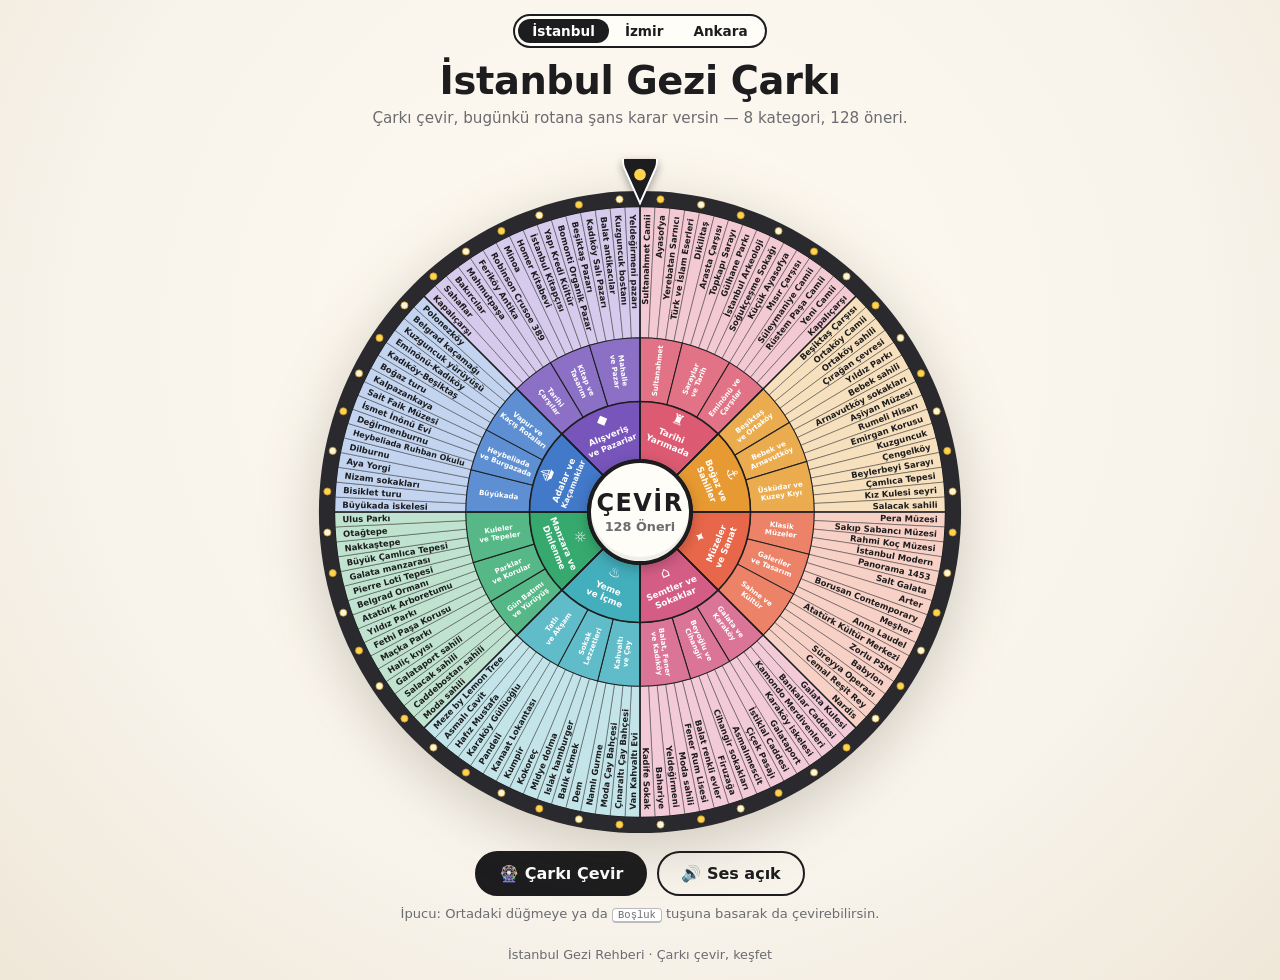
<file: index.html>
<!doctype html>
<html lang="tr">
<head>
  <meta charset="utf-8">
  <meta name="viewport" content="width=device-width, initial-scale=1">
  <title>İstanbul Gezi Çarkı</title>
  <meta name="description" content="Çarkı çevir, İstanbul'da bugün nereye gideceğine şans karar versin. 128 öneri, 8 kategori.">
  <link rel="icon" href="data:image/svg+xml,<svg xmlns='http://www.w3.org/2000/svg' viewBox='0 0 100 100'><text y='.9em' font-size='90'>🎡</text></svg>">
  <link rel="stylesheet" href="style.css">
</head>
<body>
  <header>
    <nav class="cities" aria-label="Şehir seç">
      <a href="./" aria-current="page">İstanbul</a>
      <a href="izmir/">İzmir</a>
      <a href="ankara/">Ankara</a>
    </nav>
    <h1>İstanbul Gezi Çarkı</h1>
    <p>Çarkı çevir, bugünkü rotana şans karar versin — 8 kategori, 128 öneri.</p>
  </header>

  <main>
    <div class="wheel-wrap" id="wheelWrap">
      <svg class="pointer" id="pointer" viewBox="0 0 60 70" aria-hidden="true">
        <path d="M30 68 L6 14 A26 26 0 1 1 54 14 Z" />
        <circle cx="30" cy="24" r="9" />
      </svg>
      <svg id="wheel" viewBox="0 0 1000 1000" role="img" aria-label="İstanbul gezi önerileri çarkı">
        <defs>
          <filter id="glow" x="-50%" y="-50%" width="200%" height="200%">
            <feGaussianBlur stdDeviation="6" result="b" />
            <feMerge><feMergeNode in="b" /><feMergeNode in="SourceGraphic" /></feMerge>
          </filter>
        </defs>
        <g id="rotor"></g>
        <g id="lights"></g>
      </svg>
      <button class="hub" id="spinBtn" type="button" aria-label="Çarkı çevir">
        <span class="hub-label">ÇEVİR</span>
        <span class="hub-sub">128 Öneri</span>
      </button>
    </div>

    <div class="controls">
      <button id="spinBtn2" class="primary" type="button">🎡 Çarkı Çevir</button>
      <button id="soundBtn" class="ghost" type="button" aria-pressed="true">🔊 Ses açık</button>
    </div>
    <p class="hint">İpucu: Ortadaki düğmeye ya da <kbd>Boşluk</kbd> tuşuna basarak da çevirebilirsin.</p>
  </main>

  <div class="modal" id="modal" hidden>
    <div class="card" role="dialog" aria-modal="true" aria-labelledby="resultItem">
      <div class="card-badge" id="resultIcon">★</div>
      <p class="card-kicker">🎉 Tebrikler! Bugünkü rotan:</p>
      <h2 id="resultItem">—</h2>
      <p class="card-path"><span id="resultCat"></span> › <span id="resultGroup"></span></p>
      <div class="card-actions">
        <a id="mapLink" class="ghost" target="_blank" rel="noopener">📍 Haritada aç</a>
        <button id="againBtn" class="primary" type="button">Tekrar çevir</button>
      </div>
      <button class="close" id="closeBtn" type="button" aria-label="Kapat">×</button>
    </div>
  </div>

  <canvas id="confetti" aria-hidden="true"></canvas>

  <footer>İstanbul Gezi Rehberi · Çarkı çevir, keşfet</footer>

  <script src="data.js"></script>
  <script src="app.js"></script>
</body>
</html>
</file>
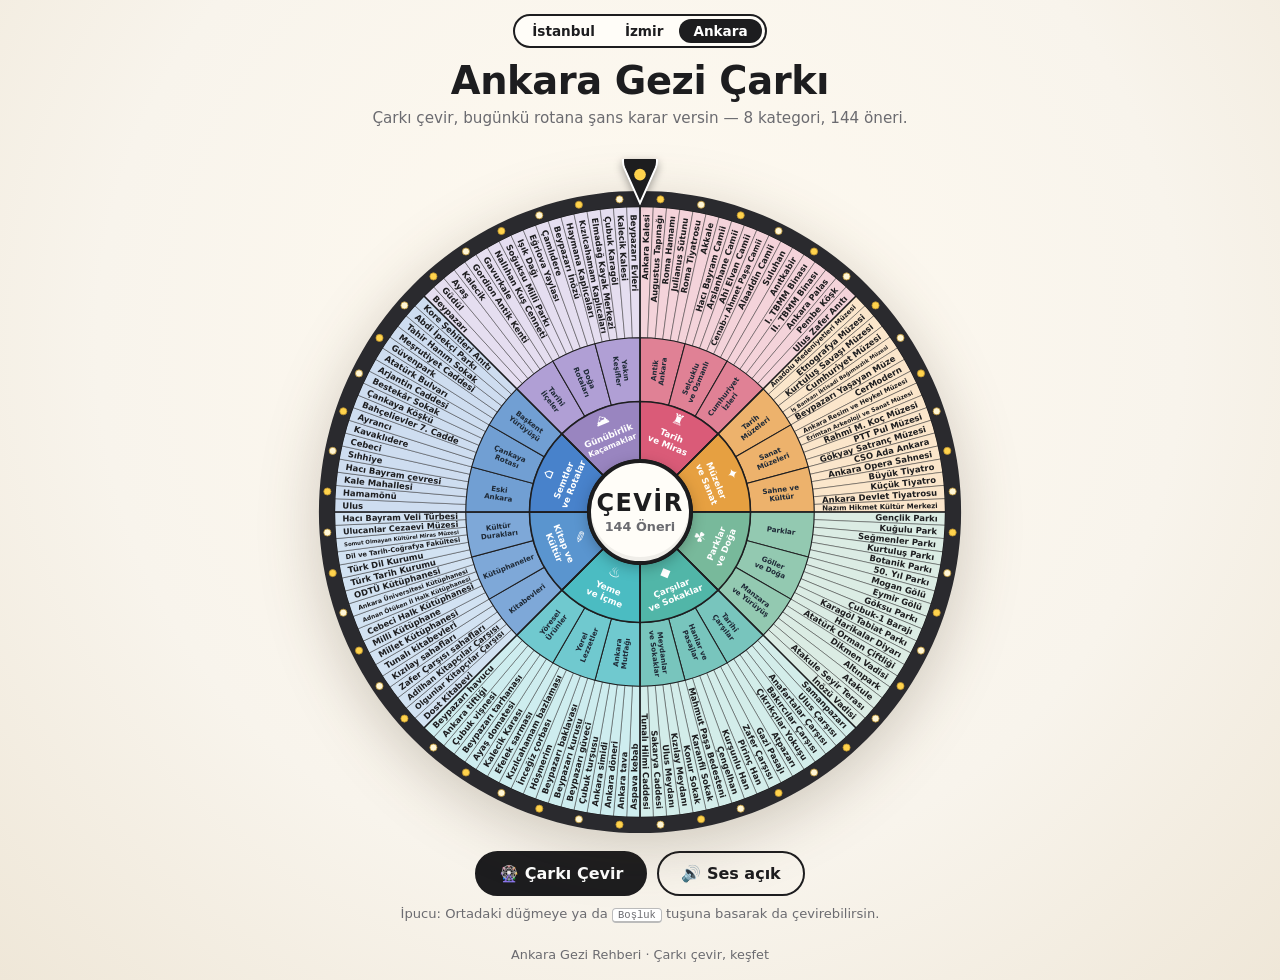
<file: ankara/index.html>
<!doctype html>
<html lang="tr">
<head>
  <meta charset="utf-8">
  <meta name="viewport" content="width=device-width, initial-scale=1">
  <title>Ankara Gezi Çarkı</title>
  <meta name="description" content="Çarkı çevir, Ankara'da bugün nereye gideceğine şans karar versin. 144 öneri, 8 kategori.">
  <link rel="icon" href="data:image/svg+xml,<svg xmlns='http://www.w3.org/2000/svg' viewBox='0 0 100 100'><text y='.9em' font-size='90'>🎡</text></svg>">
  <link rel="stylesheet" href="../style.css">
</head>
<body>
  <header>
    <nav class="cities" aria-label="Şehir seç">
      <a href="../">İstanbul</a>
      <a href="../izmir/">İzmir</a>
      <a href="./" aria-current="page">Ankara</a>
    </nav>
    <h1>Ankara Gezi Çarkı</h1>
    <p>Çarkı çevir, bugünkü rotana şans karar versin — 8 kategori, 144 öneri.</p>
  </header>

  <main>
    <div class="wheel-wrap" id="wheelWrap">
      <svg class="pointer" id="pointer" viewBox="0 0 60 70" aria-hidden="true">
        <path d="M30 68 L6 14 A26 26 0 1 1 54 14 Z" />
        <circle cx="30" cy="24" r="9" />
      </svg>
      <svg id="wheel" viewBox="0 0 1000 1000" role="img" aria-label="Ankara gezi önerileri çarkı">
        <defs>
          <filter id="glow" x="-50%" y="-50%" width="200%" height="200%">
            <feGaussianBlur stdDeviation="6" result="b" />
            <feMerge><feMergeNode in="b" /><feMergeNode in="SourceGraphic" /></feMerge>
          </filter>
        </defs>
        <g id="rotor"></g>
        <g id="lights"></g>
      </svg>
      <button class="hub" id="spinBtn" type="button" aria-label="Çarkı çevir">
        <span class="hub-label">ÇEVİR</span>
        <span class="hub-sub">144 Öneri</span>
      </button>
    </div>

    <div class="controls">
      <button id="spinBtn2" class="primary" type="button">🎡 Çarkı Çevir</button>
      <button id="soundBtn" class="ghost" type="button" aria-pressed="true">🔊 Ses açık</button>
    </div>
    <p class="hint">İpucu: Ortadaki düğmeye ya da <kbd>Boşluk</kbd> tuşuna basarak da çevirebilirsin.</p>
  </main>

  <div class="modal" id="modal" hidden>
    <div class="card" role="dialog" aria-modal="true" aria-labelledby="resultItem">
      <div class="card-badge" id="resultIcon">★</div>
      <p class="card-kicker">🎉 Tebrikler! Bugünkü rotan:</p>
      <h2 id="resultItem">—</h2>
      <p class="card-path"><span id="resultCat"></span> › <span id="resultGroup"></span></p>
      <div class="card-actions">
        <a id="mapLink" class="ghost" target="_blank" rel="noopener">📍 Haritada aç</a>
        <button id="againBtn" class="primary" type="button">Tekrar çevir</button>
      </div>
      <button class="close" id="closeBtn" type="button" aria-label="Kapat">×</button>
    </div>
  </div>

  <canvas id="confetti" aria-hidden="true"></canvas>

  <footer>Ankara Gezi Rehberi · Çarkı çevir, keşfet</footer>

  <script src="data.js"></script>
  <script src="../app.js"></script>
</body>
</html>
</file>
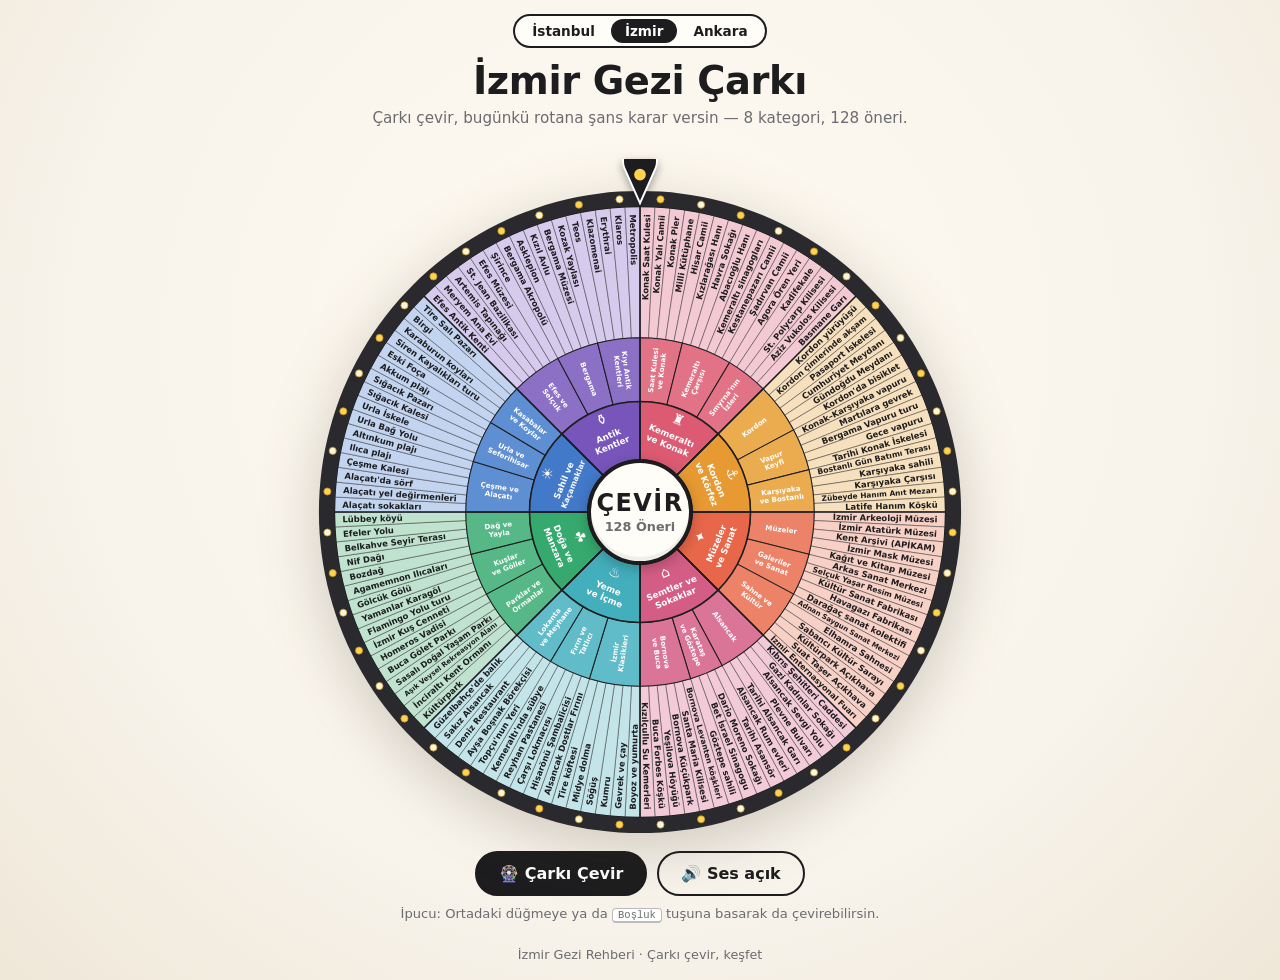
<file: izmir/index.html>
<!doctype html>
<html lang="tr">
<head>
  <meta charset="utf-8">
  <meta name="viewport" content="width=device-width, initial-scale=1">
  <title>İzmir Gezi Çarkı</title>
  <meta name="description" content="Çarkı çevir, İzmir'de bugün nereye gideceğine şans karar versin. 128 öneri, 8 kategori.">
  <link rel="icon" href="data:image/svg+xml,<svg xmlns='http://www.w3.org/2000/svg' viewBox='0 0 100 100'><text y='.9em' font-size='90'>🎡</text></svg>">
  <link rel="stylesheet" href="../style.css">
</head>
<body>
  <header>
    <nav class="cities" aria-label="Şehir seç">
      <a href="../">İstanbul</a>
      <a href="./" aria-current="page">İzmir</a>
      <a href="../ankara/">Ankara</a>
    </nav>
    <h1>İzmir Gezi Çarkı</h1>
    <p>Çarkı çevir, bugünkü rotana şans karar versin — 8 kategori, 128 öneri.</p>
  </header>

  <main>
    <div class="wheel-wrap" id="wheelWrap">
      <svg class="pointer" id="pointer" viewBox="0 0 60 70" aria-hidden="true">
        <path d="M30 68 L6 14 A26 26 0 1 1 54 14 Z" />
        <circle cx="30" cy="24" r="9" />
      </svg>
      <svg id="wheel" viewBox="0 0 1000 1000" role="img" aria-label="İzmir gezi önerileri çarkı">
        <defs>
          <filter id="glow" x="-50%" y="-50%" width="200%" height="200%">
            <feGaussianBlur stdDeviation="6" result="b" />
            <feMerge><feMergeNode in="b" /><feMergeNode in="SourceGraphic" /></feMerge>
          </filter>
        </defs>
        <g id="rotor"></g>
        <g id="lights"></g>
      </svg>
      <button class="hub" id="spinBtn" type="button" aria-label="Çarkı çevir">
        <span class="hub-label">ÇEVİR</span>
        <span class="hub-sub">128 Öneri</span>
      </button>
    </div>

    <div class="controls">
      <button id="spinBtn2" class="primary" type="button">🎡 Çarkı Çevir</button>
      <button id="soundBtn" class="ghost" type="button" aria-pressed="true">🔊 Ses açık</button>
    </div>
    <p class="hint">İpucu: Ortadaki düğmeye ya da <kbd>Boşluk</kbd> tuşuna basarak da çevirebilirsin.</p>
  </main>

  <div class="modal" id="modal" hidden>
    <div class="card" role="dialog" aria-modal="true" aria-labelledby="resultItem">
      <div class="card-badge" id="resultIcon">★</div>
      <p class="card-kicker">🎉 Tebrikler! Bugünkü rotan:</p>
      <h2 id="resultItem">—</h2>
      <p class="card-path"><span id="resultCat"></span> › <span id="resultGroup"></span></p>
      <div class="card-actions">
        <a id="mapLink" class="ghost" target="_blank" rel="noopener">📍 Haritada aç</a>
        <button id="againBtn" class="primary" type="button">Tekrar çevir</button>
      </div>
      <button class="close" id="closeBtn" type="button" aria-label="Kapat">×</button>
    </div>
  </div>

  <canvas id="confetti" aria-hidden="true"></canvas>

  <footer>İzmir Gezi Rehberi · Çarkı çevir, keşfet</footer>

  <script src="data.js"></script>
  <script src="../app.js"></script>
</body>
</html>
</file>
<file: style.css>
:root {
  --bg: #f8f4ec;
  --ink: #1d1d1f;
  --muted: #6b6b70;
  --card: #fffdf8;
  --line: #1d1d1f;
  --accent: #dc5a72;
}

* { box-sizing: border-box; }

html, body { margin: 0; }

body {
  min-height: 100vh;
  background: radial-gradient(circle at 50% 35%, #fffaf0 0%, var(--bg) 60%, #efe7d8 100%);
  color: var(--ink);
  font-family: "DejaVu Sans", "Segoe UI", system-ui, -apple-system, sans-serif;
  display: flex;
  flex-direction: column;
  align-items: center;
  overflow-x: hidden;
}

header { text-align: center; padding: 14px 16px 4px; }
header h1 { margin: 0; font-size: clamp(1.6rem, 4vw, 2.4rem); letter-spacing: -.01em; }
header p { margin: 6px 0 0; color: var(--muted); font-size: .95rem; }

.cities {
  display: inline-flex;
  gap: 2px;
  margin-bottom: 10px;
  padding: 3px;
  border: 2px solid var(--ink);
  border-radius: 999px;
  background: var(--card);
}
.cities a {
  padding: 4px 14px;
  border-radius: 999px;
  color: var(--ink);
  font-size: .85rem;
  font-weight: 700;
  text-decoration: none;
}
.cities a:hover { background: rgba(0, 0, 0, .06); }
.cities a[aria-current="page"] { background: var(--ink); color: #fff; }

main {
  width: 100%;
  display: flex;
  flex-direction: column;
  align-items: center;
  padding: 12px 16px 8px;
}

.wheel-wrap {
  position: relative;
  width: min(94vw, calc(100vh - 250px), 860px);
  min-width: 280px;
  aspect-ratio: 1;
  margin-top: 3.5%;
}

#wheel {
  width: 100%;
  height: 100%;
  display: block;
  filter: drop-shadow(0 14px 30px rgba(60, 40, 20, .22));
  user-select: none;
}

#wheel text { pointer-events: none; font-family: inherit; }

.seg { transition: opacity .35s ease, filter .35s ease; }
#wheel.done .seg { opacity: .35; }
#wheel.done .seg.win { opacity: 1; }
#wheel.done .seg-item.win {
  filter: url(#glow);
  animation: pulse 0.9s ease-in-out infinite alternate;
}
#wheel.done .seg-item.win path { stroke: #fff; stroke-width: 3; fill: var(--win, #dc5a72); }
#wheel.done .seg-item.win .t-item { fill: #fff; }

@keyframes pulse {
  from { opacity: 1; }
  to { opacity: .72; }
}

.light { fill: #fff6d6; stroke: #b98f2d; stroke-width: 1.2; }
.light.on { fill: #ffd34d; }
#wheel.done .light { animation: blink .5s steps(1) infinite; }
#wheel.done .light:nth-child(odd) { animation-delay: .25s; }
@keyframes blink { 50% { fill: #fff6d6; } 0% { fill: #ffd34d; } }

.pointer {
  position: absolute;
  top: -4.2%;
  left: 50%;
  width: 6%;
  transform: translateX(-50%);
  transform-origin: 50% 35%;
  z-index: 3;
  filter: drop-shadow(0 3px 4px rgba(0, 0, 0, .35));
}
.pointer path { fill: var(--ink); stroke: #fff; stroke-width: 3; }
.pointer circle { fill: #ffd34d; }
.pointer.tick { animation: tick .12s ease-out; }
@keyframes tick {
  0% { transform: translateX(-50%) rotate(0deg); }
  40% { transform: translateX(-50%) rotate(-20deg); }
  100% { transform: translateX(-50%) rotate(0deg); }
}

.hub {
  position: absolute;
  top: 50%; left: 50%;
  width: 16%; height: 16%;
  transform: translate(-50%, -50%);
  border-radius: 50%;
  border: 3px solid var(--line);
  background: var(--card);
  color: var(--ink);
  cursor: pointer;
  display: flex;
  flex-direction: column;
  align-items: center;
  justify-content: center;
  gap: 2px;
  font: inherit;
  box-shadow: 0 4px 14px rgba(0, 0, 0, .25), inset 0 -4px 0 rgba(0, 0, 0, .06);
  transition: transform .15s ease, box-shadow .15s ease;
  z-index: 2;
}
.hub:hover:not(:disabled) { transform: translate(-50%, -50%) scale(1.06); }
.hub:active:not(:disabled) { transform: translate(-50%, -50%) scale(.97); }
.hub:disabled { cursor: progress; }
.hub-label { font-weight: 800; font-size: clamp(.8rem, 2.6vw, 1.5rem); letter-spacing: .06em; }
.hub-sub { font-size: clamp(.5rem, 1.3vw, .8rem); color: var(--muted); font-weight: 600; }

.controls { display: flex; gap: 10px; margin-top: 14px; flex-wrap: wrap; justify-content: center; }

button.primary, a.primary, button.ghost, a.ghost {
  font: inherit;
  font-weight: 700;
  border-radius: 999px;
  padding: 11px 22px;
  cursor: pointer;
  text-decoration: none;
  display: inline-flex;
  align-items: center;
  gap: 6px;
  transition: transform .12s ease, background .2s ease;
}
.primary { background: var(--ink); color: #fff; border: 2px solid var(--ink); }
.primary:hover:not(:disabled) { transform: translateY(-1px); background: #333; }
.primary:disabled { opacity: .5; cursor: progress; }
.ghost { background: transparent; color: var(--ink); border: 2px solid var(--ink); }
.ghost:hover { background: rgba(0, 0, 0, .05); }

.hint { color: var(--muted); font-size: .82rem; margin: 10px 0 0; text-align: center; }
kbd { border: 1px solid #bbb; border-bottom-width: 2px; border-radius: 4px; padding: 0 5px; background: #fff; font-size: .8em; }

.modal {
  position: fixed; inset: 0;
  background: rgba(20, 15, 10, .45);
  display: flex; align-items: center; justify-content: center;
  padding: 16px;
  z-index: 10;
  animation: fade .25s ease;
}
.modal[hidden] { display: none; }
@keyframes fade { from { opacity: 0; } }

.card {
  position: relative;
  background: var(--card);
  border-radius: 22px;
  border: 3px solid var(--accent);
  padding: 34px 26px 24px;
  max-width: 420px; width: 100%;
  text-align: center;
  box-shadow: 0 24px 60px rgba(0, 0, 0, .35);
  animation: pop .45s cubic-bezier(.2, 1.4, .4, 1);
}
@keyframes pop { from { transform: scale(.6); opacity: 0; } }

.card-badge {
  width: 64px; height: 64px;
  margin: -66px auto 10px;
  border-radius: 50%;
  background: var(--accent);
  color: #fff;
  font-size: 30px;
  display: flex; align-items: center; justify-content: center;
  border: 4px solid var(--card);
}
.card-kicker { margin: 0; color: var(--muted); font-weight: 600; }
.card h2 { margin: 8px 0 6px; font-size: clamp(1.5rem, 6vw, 2rem); color: var(--accent); line-height: 1.15; }
.card-path { margin: 0 0 20px; font-size: .92rem; color: var(--muted); }
.card-actions { display: flex; gap: 10px; justify-content: center; flex-wrap: wrap; }
.close {
  position: absolute; top: 8px; right: 12px;
  background: none; border: 0; font-size: 28px; line-height: 1;
  cursor: pointer; color: var(--muted);
}

#confetti { position: fixed; inset: 0; width: 100%; height: 100%; pointer-events: none; z-index: 20; }

footer { margin: auto 0 0; padding: 18px 16px; color: var(--muted); font-size: .8rem; }

@media (prefers-reduced-motion: reduce) {
  #wheel.done .seg-item.win, #wheel.done .light { animation: none; }
}
</file>
